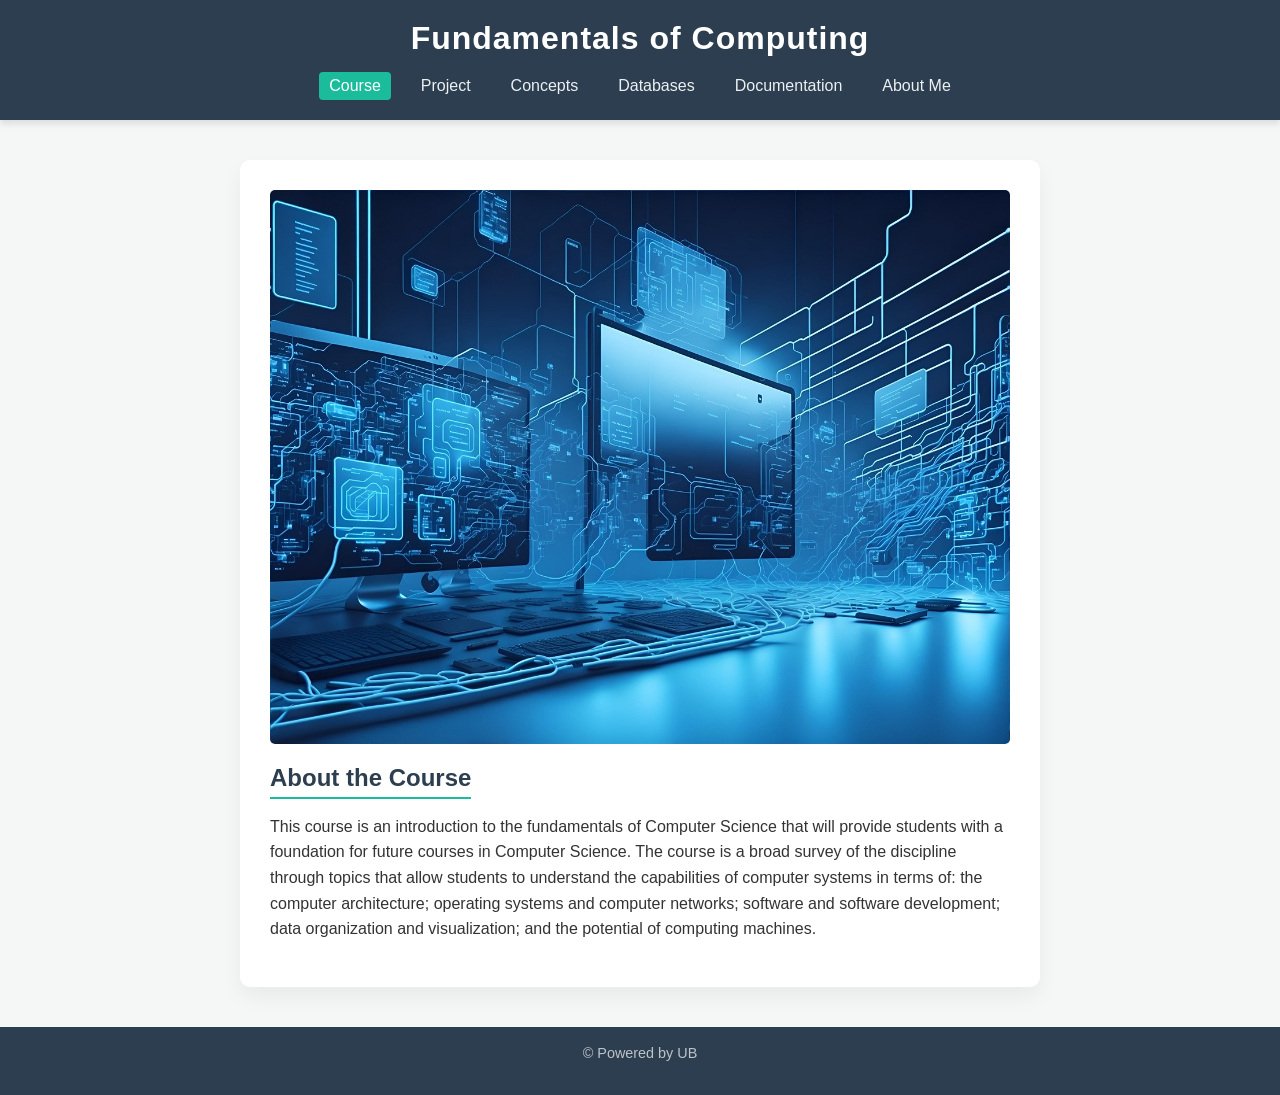
<file: index.html>
<!DOCTYPE html>
<html lang="en">
<head>
    <meta charset="UTF-8">
    <meta name="viewport" content="width=device-width, initial-scale=1.0">
    <title>Fundamentals of Computing - Course</title>
    <link rel="stylesheet" href="style.css">
</head>
<body>
    <header>
        <h1>Fundamentals of Computing</h1>
        <nav>
            <a href="index.html" class="active">Course</a>
            <a href="project.html">Project</a>
            <a href="concepts.html">Concepts</a>
            <a href="databases.html">Databases</a>
            <a href="documentation.html">Documentation</a>
            <a href="about.html">About Me</a>
        </nav>
    </header>
    <main>
        <div class="card">
            <img src="image_8ccab7.jpg" alt="Fundamentals of Computing">
            <h2>About the Course</h2>
            <p>This course is an introduction to the fundamentals of Computer Science that will provide students with a foundation for future courses in Computer Science. The course is a broad survey of the discipline through topics that allow students to understand the capabilities of computer systems in terms of: the computer architecture; operating systems and computer networks; software and software development; data organization and visualization; and the potential of computing machines.</p>
        </div>
    </main>
    <footer>
        <p>&copy; Powered by UB</p>
    </footer>
    <script src="script.js"></script>
</body>
</html>
</file>
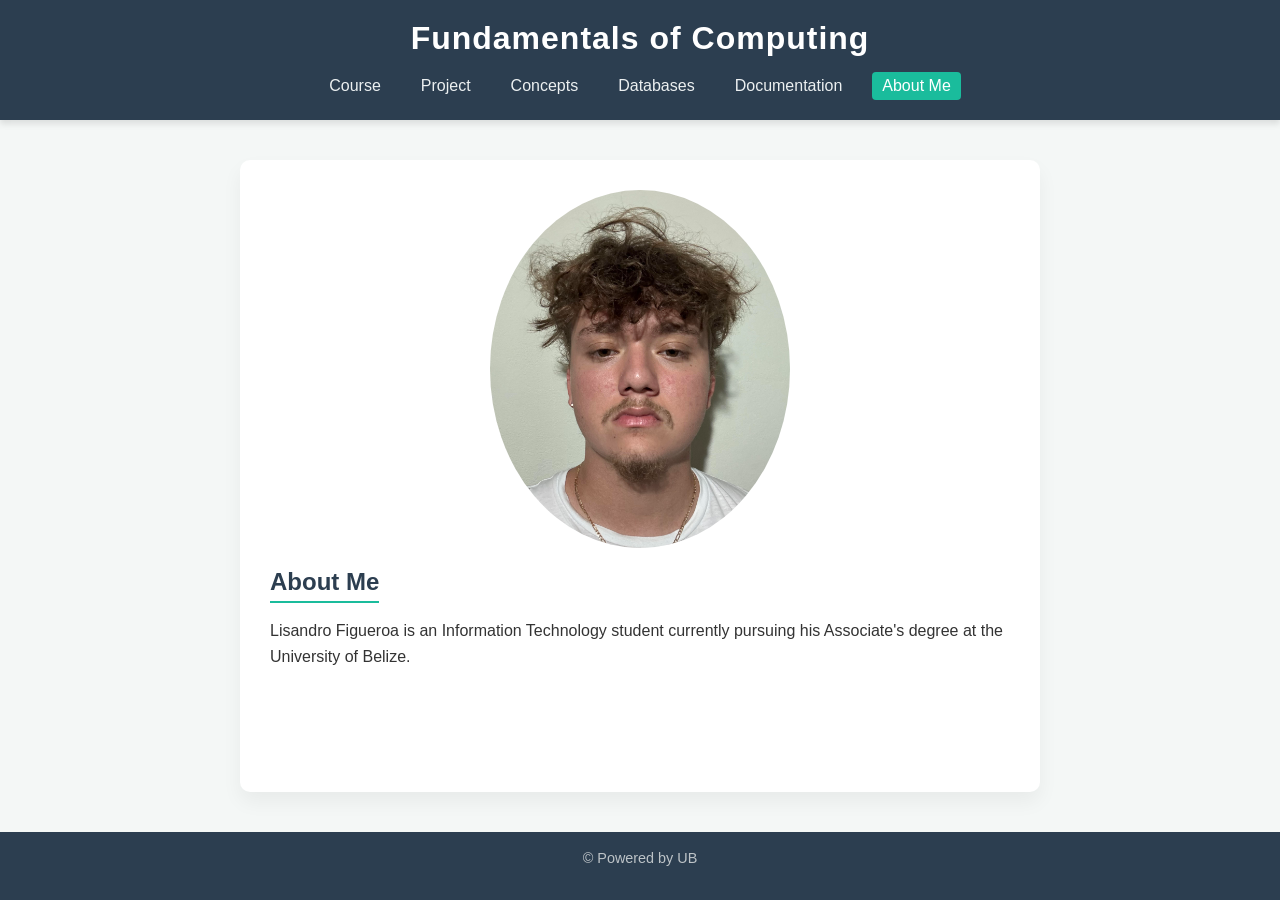
<file: about.html>
<!DOCTYPE html>
<html lang="en">
<head>
    <meta charset="UTF-8">
    <meta name="viewport" content="width=device-width, initial-scale=1.0">
    <title>Fundamentals of Computing - About Me</title>
    <link rel="stylesheet" href="style.css">
</head>
<body>
    <header>
        <h1>Fundamentals of Computing</h1>
        <nav>
            <a href="index.html">Course</a>
            <a href="project.html">Project</a>
            <a href="concepts.html">Concepts</a>
            <a href="databases.html">Databases</a>
            <a href="documentation.html">Documentation</a>
            <a href="about.html" class="active">About Me</a>
        </nav>
    </header>
    <main>
        <div class="card">
            <img src="image_97ac43.jpg" alt="Kiyanee Gamez" style="max-width: 300px; border-radius: 50%;">
            <h2>About Me</h2>
            <p>Lisandro Figueroa is an Information Technology student currently pursuing his Associate's degree at the University of Belize.</p>
        </div>
    </main>
    <footer>
        <p>&copy; Powered by UB</p>
    </footer>
    <script src="script.js"></script>
</body>
</html>
</file>
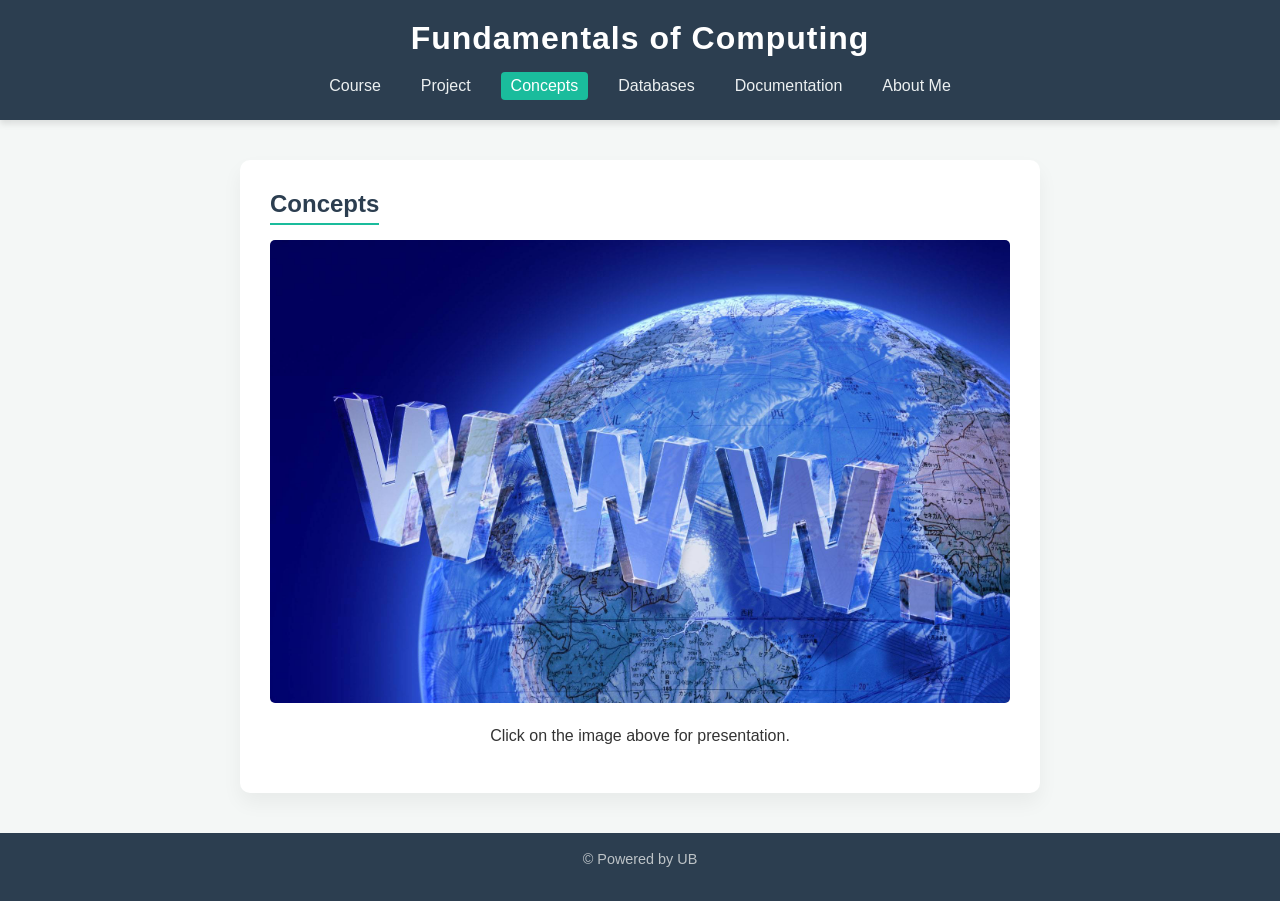
<file: concepts.html>
<!DOCTYPE html>
<html lang="en">
<head>
    <meta charset="UTF-8">
    <meta name="viewport" content="width=device-width, initial-scale=1.0">
    <title>Fundamentals of Computing - Concepts</title>
    <link rel="stylesheet" href="style.css">
</head>
<body>
    <header>
        <h1>Fundamentals of Computing</h1>
        <nav>
            <a href="index.html">Course</a>
            <a href="project.html">Project</a>
            <a href="concepts.html" class="active">Concepts</a>
            <a href="databases.html">Databases</a>
            <a href="documentation.html">Documentation</a>
            <a href="about.html">About Me</a>
        </nav>
    </header>
    <main>
        <div class="card">
            <h2>Concepts</h2>
            <a href="https://canva.link/8ci5yftti40ugt8" target="_blank">
                <img src="image_97af48.jpg" alt="Concept of an Algorithm">
            </a>
            <p style="text-align: center;">Click on the image above for presentation.</p>
        </div>
    </main>
    <footer>
        <p>&copy; Powered by UB</p>
    </footer>
    <script src="script.js"></script>
</body>
</html>
</file>
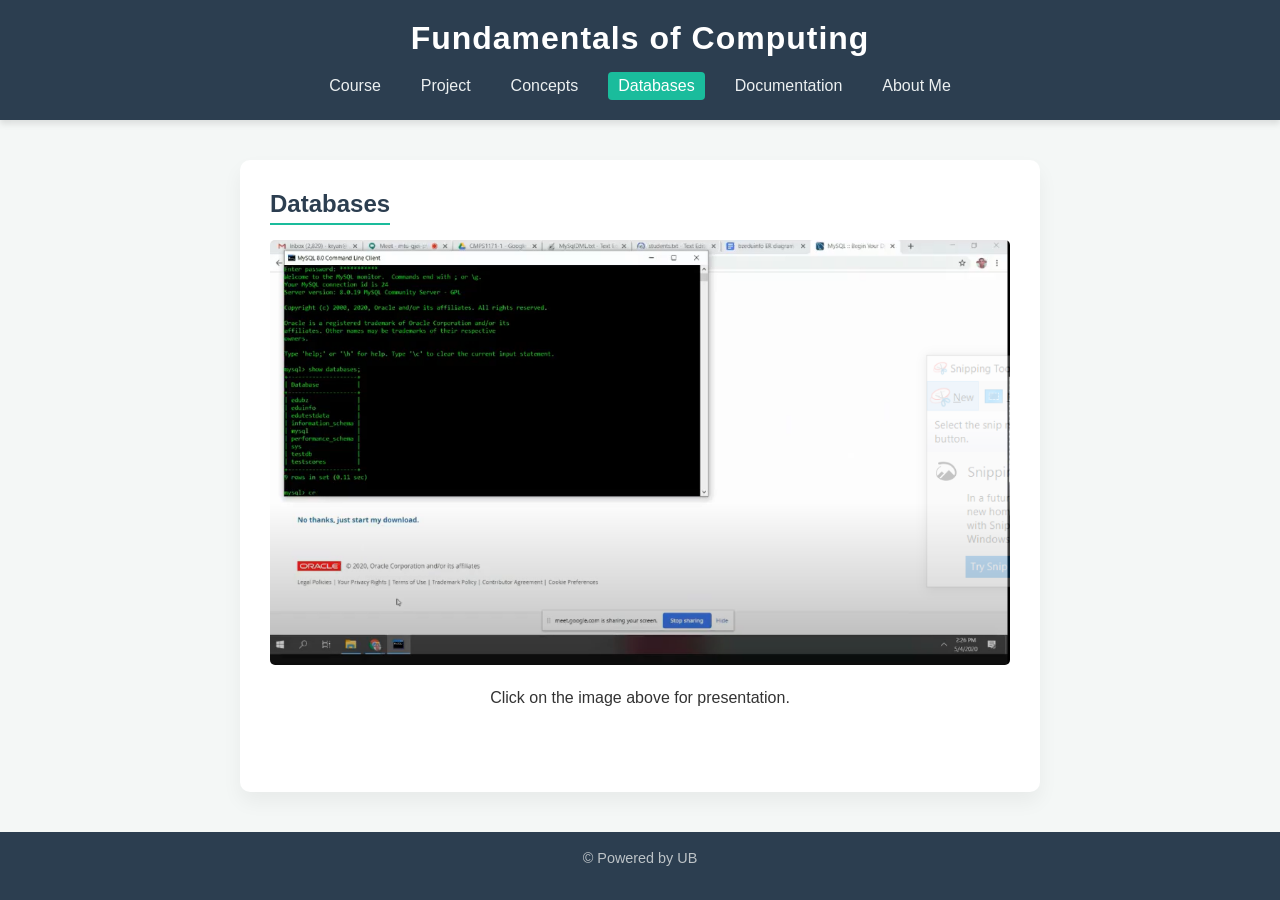
<file: databases.html>
<!DOCTYPE html>
<html lang="en">
<head>
    <meta charset="UTF-8">
    <meta name="viewport" content="width=device-width, initial-scale=1.0">
    <title>Fundamentals of Computing - Databases</title>
    <link rel="stylesheet" href="style.css">
</head>
<body>
    <header>
        <h1>Fundamentals of Computing</h1>
        <nav>
            <a href="index.html">Course</a>
            <a href="project.html">Project</a>
            <a href="concepts.html">Concepts</a>
            <a href="databases.html" class="active">Databases</a>
            <a href="documentation.html">Documentation</a>
            <a href="about.html">About Me</a>
        </nav>
    </header>
    <main>
        <div class="card">
            <h2>Databases</h2>
            <a href="https://drive.google.com/file/d/1gL6zYcdEBFgzvh-4iPgwfkvESouDlsbX/view" target="_blank">
                <img src="image_97af24.png" alt="Baseline Project Report">
            </a>
            <p style="text-align: center;">Click on the image above for presentation.</p>
        </div>
    </main>
    <footer>
        <p>&copy; Powered by UB</p>
    </footer>
    <script src="script.js"></script>
</body>
</html>
</file>
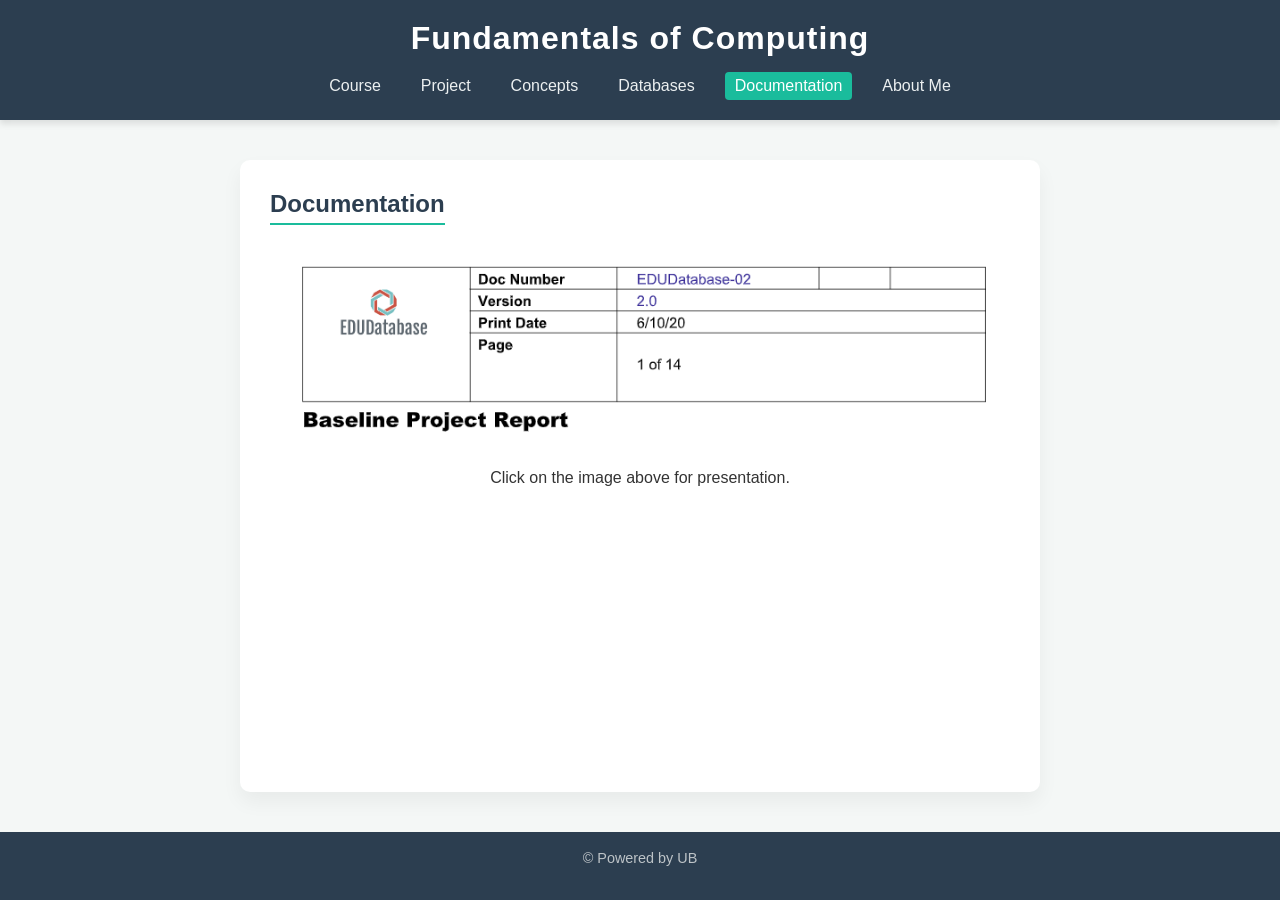
<file: documentation.html>
<!DOCTYPE html>
<html lang="en">
<head>
    <meta charset="UTF-8">
    <meta name="viewport" content="width=device-width, initial-scale=1.0">
    <title>Fundamentals of Computing - Documentation</title>
    <link rel="stylesheet" href="style.css">
</head>
<body>
    <header>
        <h1>Fundamentals of Computing</h1>
        <nav>
            <a href="index.html">Course</a>
            <a href="project.html">Project</a>
            <a href="concepts.html">Concepts</a>
            <a href="databases.html">Databases</a>
            <a href="documentation.html" class="active">Documentation</a>
            <a href="about.html">About Me</a>
        </nav>
    </header>
    <main>
        <div class="card">
            <h2>Documentation</h2>
            <a href="https://drive.google.com/file/d/1emYNyAIPOih0PMWEr-woOZiIIOPaUv4t/view?usp=sharing" target="_blank">
                <img src="documentation-image.png" alt="Course Documentation">
            </a>
            <p style="text-align: center;">Click on the image above for presentation.</p>
        </div>
    </main>
    <footer>
        <p>&copy; Powered by UB</p>
    </footer>
    <script src="script.js"></script>
</body>
</html>
</file>
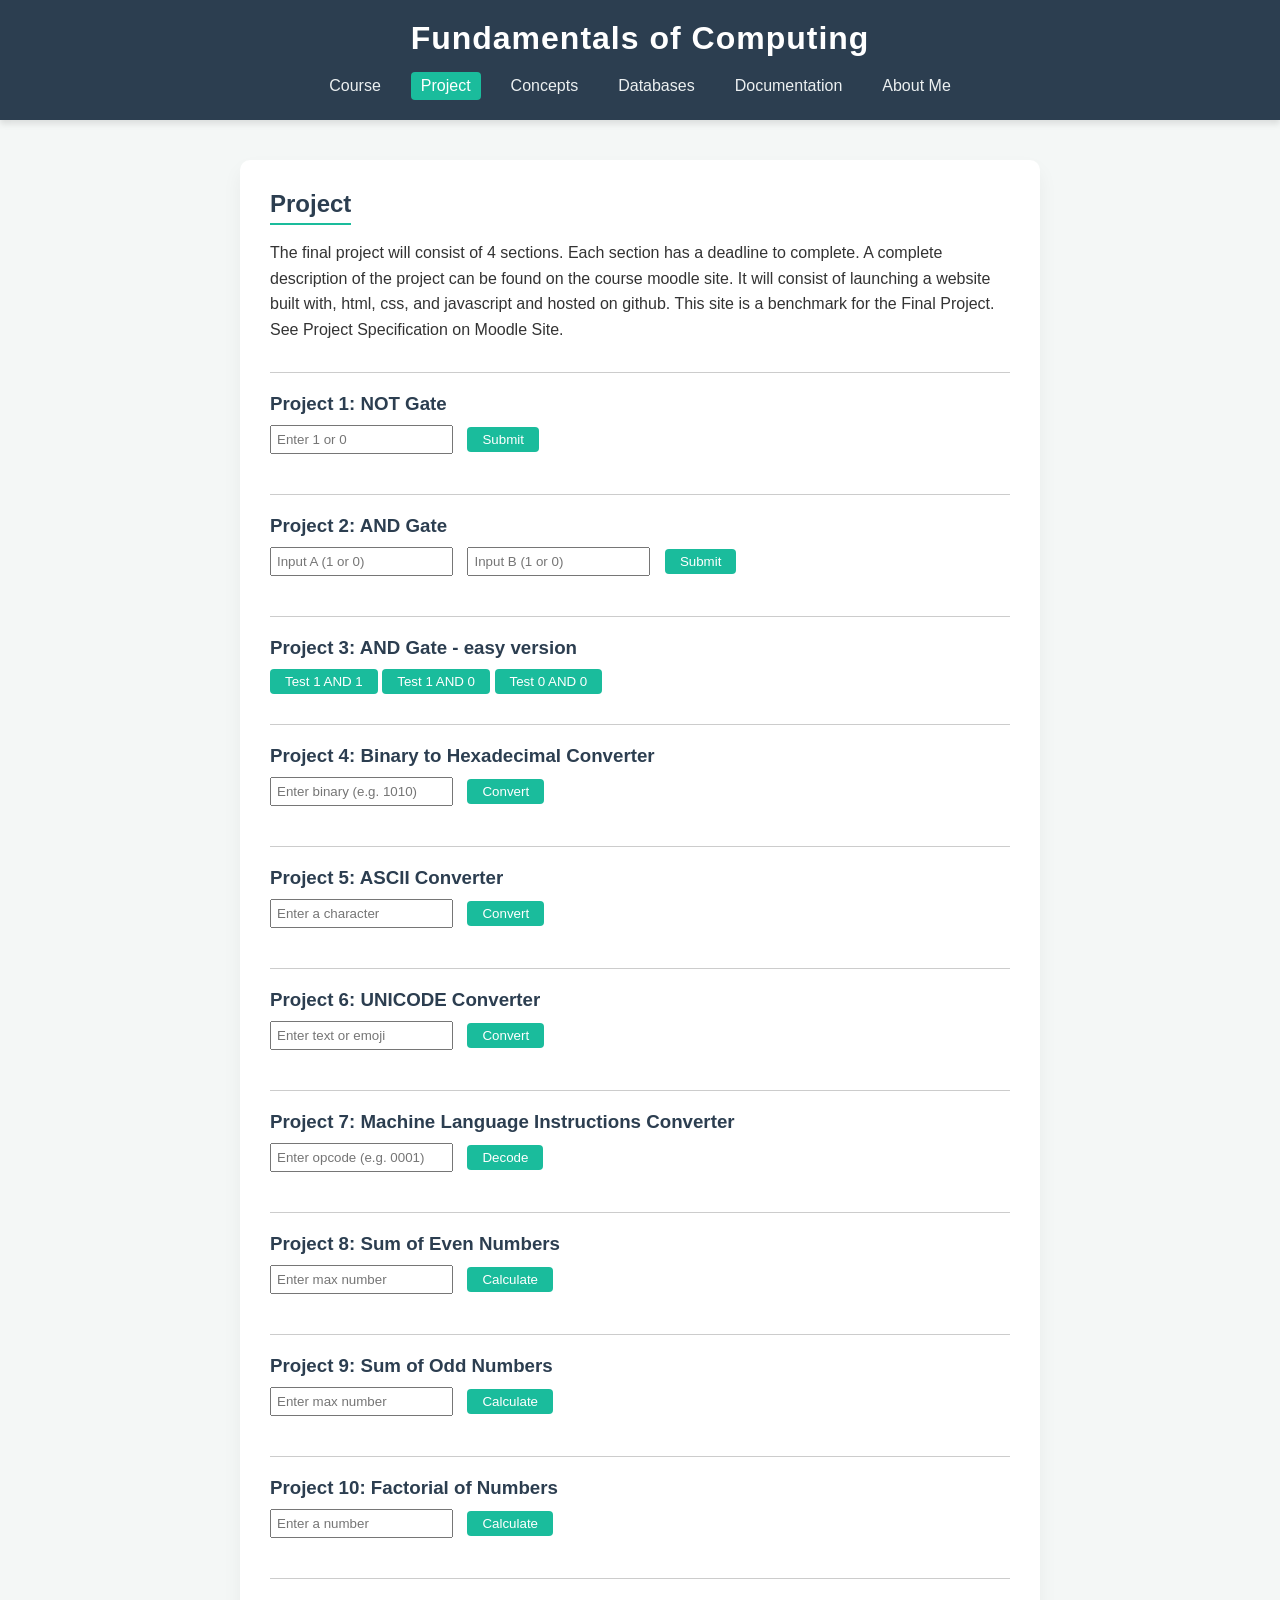
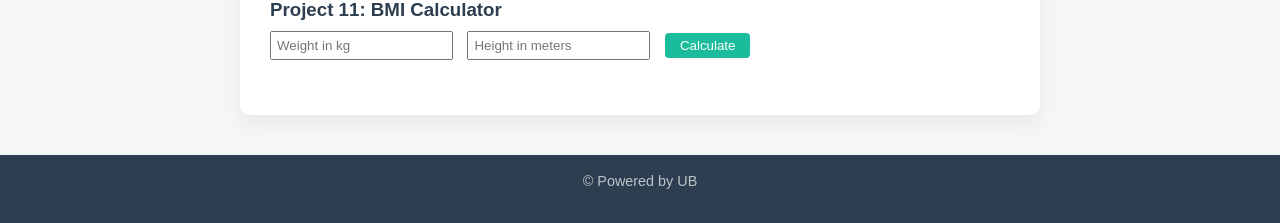
<file: project.html>
<!DOCTYPE html>
<html lang="en">
<head>
    <meta charset="UTF-8">
    <meta name="viewport" content="width=device-width, initial-scale=1.0">
    <title>Fundamentals of Computing - Project</title>
    <link rel="stylesheet" href="style.css">
    <style>
        .project-section {
            margin-top: 30px;
            padding-top: 20px;
            border-top: 1px solid #ccc;
        }
        .project-section h3 {
            margin-bottom: 10px;
            color: #2c3e50;
        }
        input {
            padding: 5px;
            margin-right: 10px;
            margin-bottom: 10px;
        }
        button {
            padding: 5px 15px;
            background-color: #1abc9c;
            color: white;
            border: none;
            border-radius: 4px;
            cursor: pointer;
        }
        button:hover {
            background-color: #16a085;
        }
        .output {
            font-weight: bold;
            margin-top: 10px;
        }
    </style>
</head>
<body>
    <header>
        <h1>Fundamentals of Computing</h1>
        <nav>
            <a href="index.html">Course</a>
            <a href="project.html" class="active">Project</a>
            <a href="concepts.html">Concepts</a>
            <a href="databases.html">Databases</a>
            <a href="documentation.html">Documentation</a>
            <a href="about.html">About Me</a>
        </nav>
    </header>
    <main>
        <div class="card">
            <h2>Project</h2>
            <p>The final project will consist of 4 sections. Each section has a deadline to complete. A complete description of the project can be found on the course moodle site. It will consist of launching a website built with, html, css, and javascript and hosted on github. This site is a benchmark for the Final Project. See Project Specification on Moodle Site.</p>
            
            <div class="project-section">
                <h3>Project 1: NOT Gate</h3>
                <input type="text" id="p1" placeholder="Enter 1 or 0">
                <button onclick="runP1()">Submit</button>
                <p id="out1" class="output"></p>
            </div>

            <div class="project-section">
                <h3>Project 2: AND Gate</h3>
                <input type="text" id="p2a" placeholder="Input A (1 or 0)">
                <input type="text" id="p2b" placeholder="Input B (1 or 0)">
                <button onclick="runP2()">Submit</button>
                <p id="out2" class="output"></p>
            </div>

            <div class="project-section">
                <h3>Project 3: AND Gate - easy version</h3>
                <button onclick="runP3(1, 1)">Test 1 AND 1</button>
                <button onclick="runP3(1, 0)">Test 1 AND 0</button>
                <button onclick="runP3(0, 0)">Test 0 AND 0</button>
                <p id="out3" class="output"></p>
            </div>

            <div class="project-section">
                <h3>Project 4: Binary to Hexadecimal Converter</h3>
                <input type="text" id="p4" placeholder="Enter binary (e.g. 1010)">
                <button onclick="runP4()">Convert</button>
                <p id="out4" class="output"></p>
            </div>

            <div class="project-section">
                <h3>Project 5: ASCII Converter</h3>
                <input type="text" id="p5" placeholder="Enter a character">
                <button onclick="runP5()">Convert</button>
                <p id="out5" class="output"></p>
            </div>

            <div class="project-section">
                <h3>Project 6: UNICODE Converter</h3>
                <input type="text" id="p6" placeholder="Enter text or emoji">
                <button onclick="runP6()">Convert</button>
                <p id="out6" class="output"></p>
            </div>

            <div class="project-section">
                <h3>Project 7: Machine Language Instructions Converter</h3>
                <input type="text" id="p7" placeholder="Enter opcode (e.g. 0001)">
                <button onclick="runP7()">Decode</button>
                <p id="out7" class="output"></p>
            </div>

            <div class="project-section">
                <h3>Project 8: Sum of Even Numbers</h3>
                <input type="number" id="p8" placeholder="Enter max number">
                <button onclick="runP8()">Calculate</button>
                <p id="out8" class="output"></p>
            </div>

            <div class="project-section">
                <h3>Project 9: Sum of Odd Numbers</h3>
                <input type="number" id="p9" placeholder="Enter max number">
                <button onclick="runP9()">Calculate</button>
                <p id="out9" class="output"></p>
            </div>

            <div class="project-section">
                <h3>Project 10: Factorial of Numbers</h3>
                <input type="number" id="p10" placeholder="Enter a number">
                <button onclick="runP10()">Calculate</button>
                <p id="out10" class="output"></p>
            </div>

            <div class="project-section">
                <h3>Project 11: BMI Calculator</h3>
                <input type="number" id="w" placeholder="Weight in kg">
                <input type="number" id="h" placeholder="Height in meters">
                <button onclick="runP11()">Calculate</button>
                <p id="out11" class="output"></p>
            </div>

        </div>
    </main>
    <footer>
        <p>&copy; Powered by UB</p>
    </footer>
    <script src="script.js"></script>
    <script>
        function runP1() {
            let val = document.getElementById("p1").value;
            if (val === "1") {
                document.getElementById("out1").innerHTML = "Output: 0";
            } else if (val === "0") {
                document.getElementById("out1").innerHTML = "Output: 1";
            } else {
                document.getElementById("out1").innerHTML = "Invalid input";
            }
        }

        function runP2() {
            let a = document.getElementById("p2a").value;
            let b = document.getElementById("p2b").value;
            if (a === "1" && b === "1") {
                document.getElementById("out2").innerHTML = "Output: 1";
            } else {
                document.getElementById("out2").innerHTML = "Output: 0";
            }
        }

        function runP3(a, b) {
            let result = a & b;
            document.getElementById("out3").innerHTML = "Result: " + result;
        }

        function runP4() {
            let bin = document.getElementById("p4").value;
            let hex = parseInt(bin, 2).toString(16).toUpperCase();
            document.getElementById("out4").innerHTML = "Hex: " + hex;
        }

        function runP5() {
            let char = document.getElementById("p5").value;
            let ascii = char.charCodeAt(0);
            document.getElementById("out5").innerHTML = "ASCII Code: " + ascii;
        }

        function runP6() {
            let text = document.getElementById("p6").value;
            let code = text.codePointAt(0).toString(16).toUpperCase();
            document.getElementById("out6").innerHTML = "UNICODE: U+" + code;
        }

        function runP7() {
            let code = document.getElementById("p7").value;
            if (code === "0000") document.getElementById("out7").innerHTML = "Instruction: HALT";
            else if (code === "0001") document.getElementById("out7").innerHTML = "Instruction: LOAD";
            else if (code === "0010") document.getElementById("out7").innerHTML = "Instruction: STORE";
            else if (code === "0011") document.getElementById("out7").innerHTML = "Instruction: ADD";
            else document.getElementById("out7").innerHTML = "Instruction: UNKNOWN";
        }

        function runP8() {
            let max = parseInt(document.getElementById("p8").value);
            let sum = 0;
            for (let i = 2; i <= max; i = i + 2) {
                sum = sum + i;
            }
            document.getElementById("out8").innerHTML = "Sum: " + sum;
        }

        function runP9() {
            let max = parseInt(document.getElementById("p9").value);
            let sum = 0;
            for (let i = 1; i <= max; i = i + 2) {
                sum = sum + i;
            }
            document.getElementById("out9").innerHTML = "Sum: " + sum;
        }

        function runP10() {
            let num = parseInt(document.getElementById("p10").value);
            let fact = 1;
            for (let i = 1; i <= num; i++) {
                fact = fact * i;
            }
            document.getElementById("out10").innerHTML = "Factorial: " + fact;
        }

        function runP11() {
            let w = parseFloat(document.getElementById("w").value);
            let h = parseFloat(document.getElementById("h").value);
            let bmi = w / (h * h);
            document.getElementById("out11").innerHTML = "Your BMI: " + bmi.toFixed(2);
        }
    </script>
</body>
</html>
</file>
<file: style.css>
* {
    box-sizing: border-box;
    margin: 0;
    padding: 0;
    font-family: 'Segoe UI', Tahoma, Geneva, Verdana, sans-serif;
}

body {
    background-color: #f4f7f6;
    color: #333;
    display: flex;
    flex-direction: column;
    min-height: 100vh;
}

header {
    background-color: #2c3e50;
    color: white;
    padding: 20px 0;
    text-align: center;
    box-shadow: 0 4px 6px rgba(0,0,0,0.1);
}

header h1 {
    margin-bottom: 15px;
    font-weight: 600;
    letter-spacing: 1px;
}

nav {
    display: flex;
    justify-content: center;
    gap: 20px;
    flex-wrap: wrap;
}

nav a {
    color: #ecf0f1;
    text-decoration: none;
    font-weight: 500;
    padding: 5px 10px;
    border-radius: 4px;
    transition: background 0.3s;
}

nav a:hover, nav a.active {
    background-color: #1abc9c;
    color: white;
}

main {
    flex: 1;
    display: flex;
    justify-content: center;
    padding: 40px 20px;
}

.card {
    background: white;
    max-width: 800px;
    width: 100%;
    padding: 30px;
    border-radius: 10px;
    box-shadow: 0 10px 20px rgba(0,0,0,0.05);
}

.card img {
    max-width: 100%;
    height: auto;
    border-radius: 5px;
    display: block;
    margin: 0 auto 20px auto;
}

h2 {
    color: #2c3e50;
    margin-bottom: 15px;
    border-bottom: 2px solid #1abc9c;
    display: inline-block;
    padding-bottom: 5px;
}

p, li {
    line-height: 1.6;
    margin-bottom: 15px;
}

ul {
    padding-left: 20px;
}

footer {
    background-color: #2c3e50;
    color: #bdc3c7;
    text-align: center;
    padding: 15px;
    font-size: 0.9em;
}
</file>
